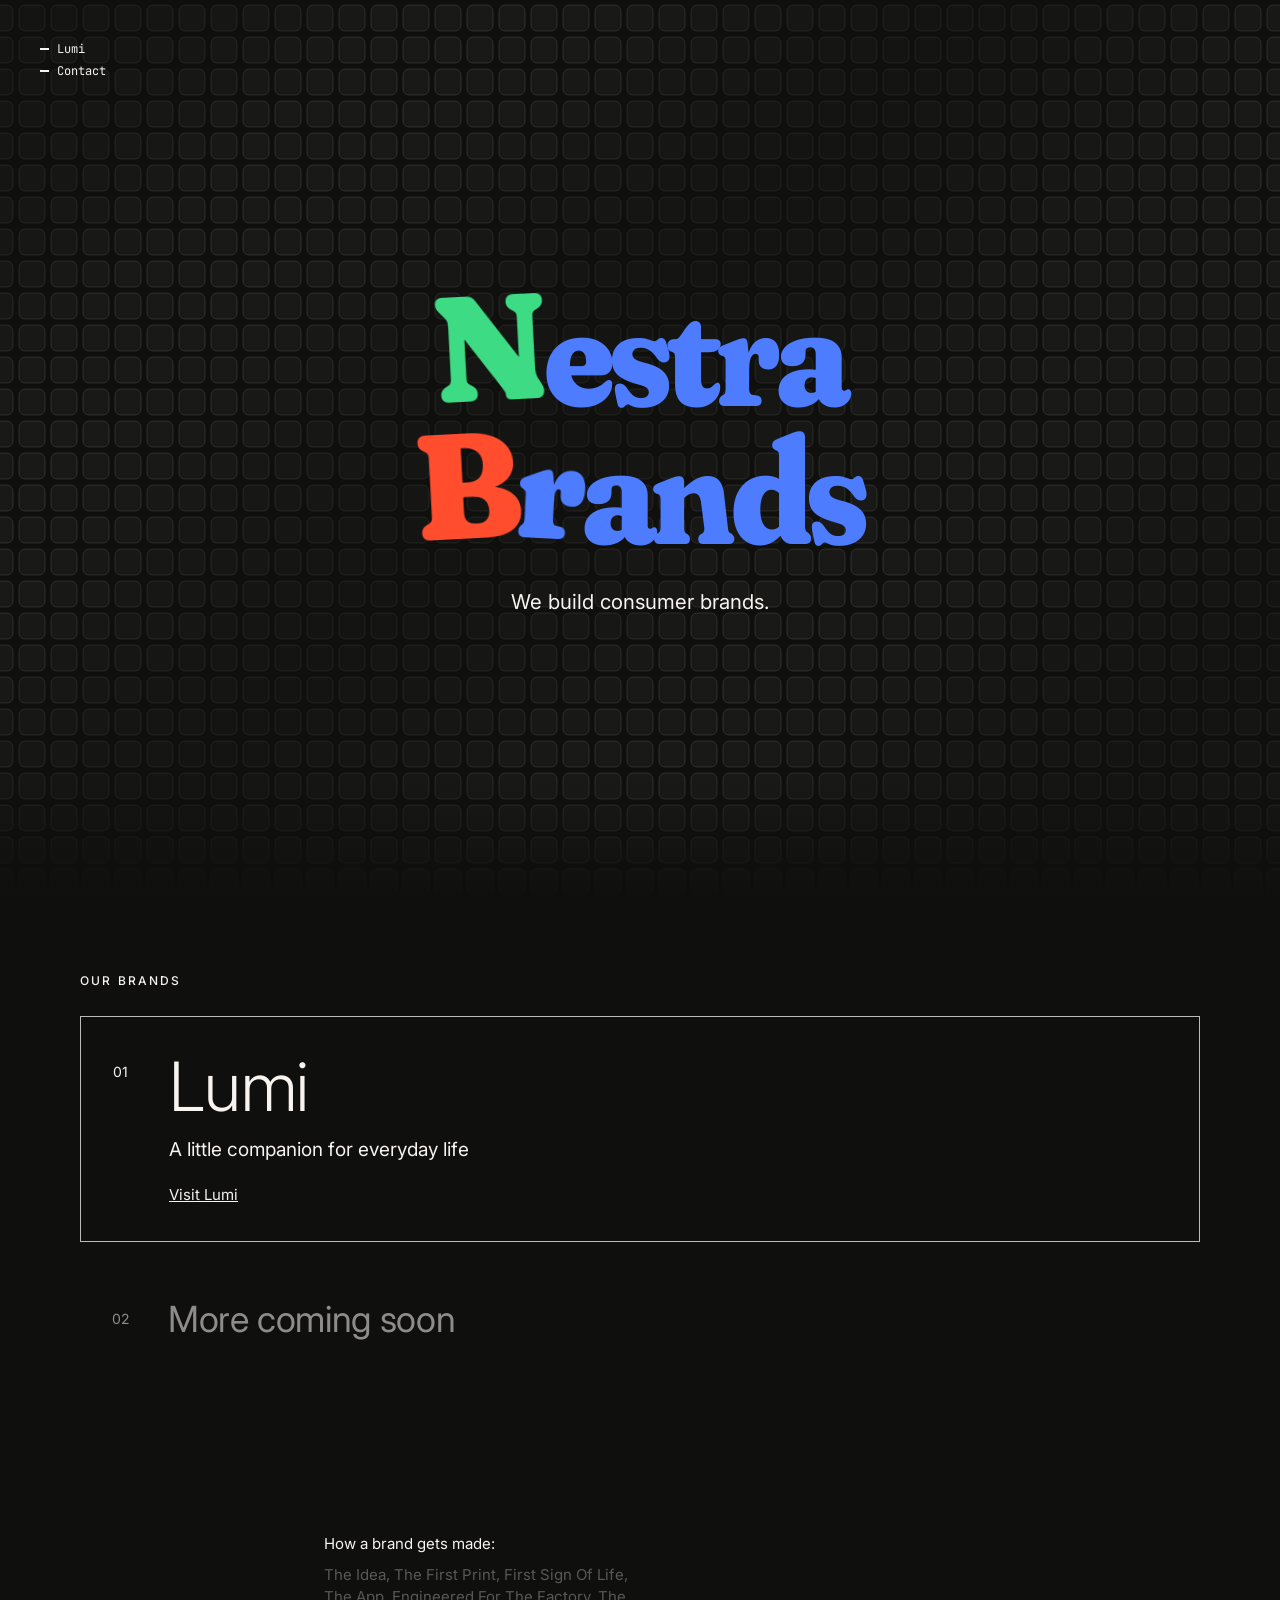
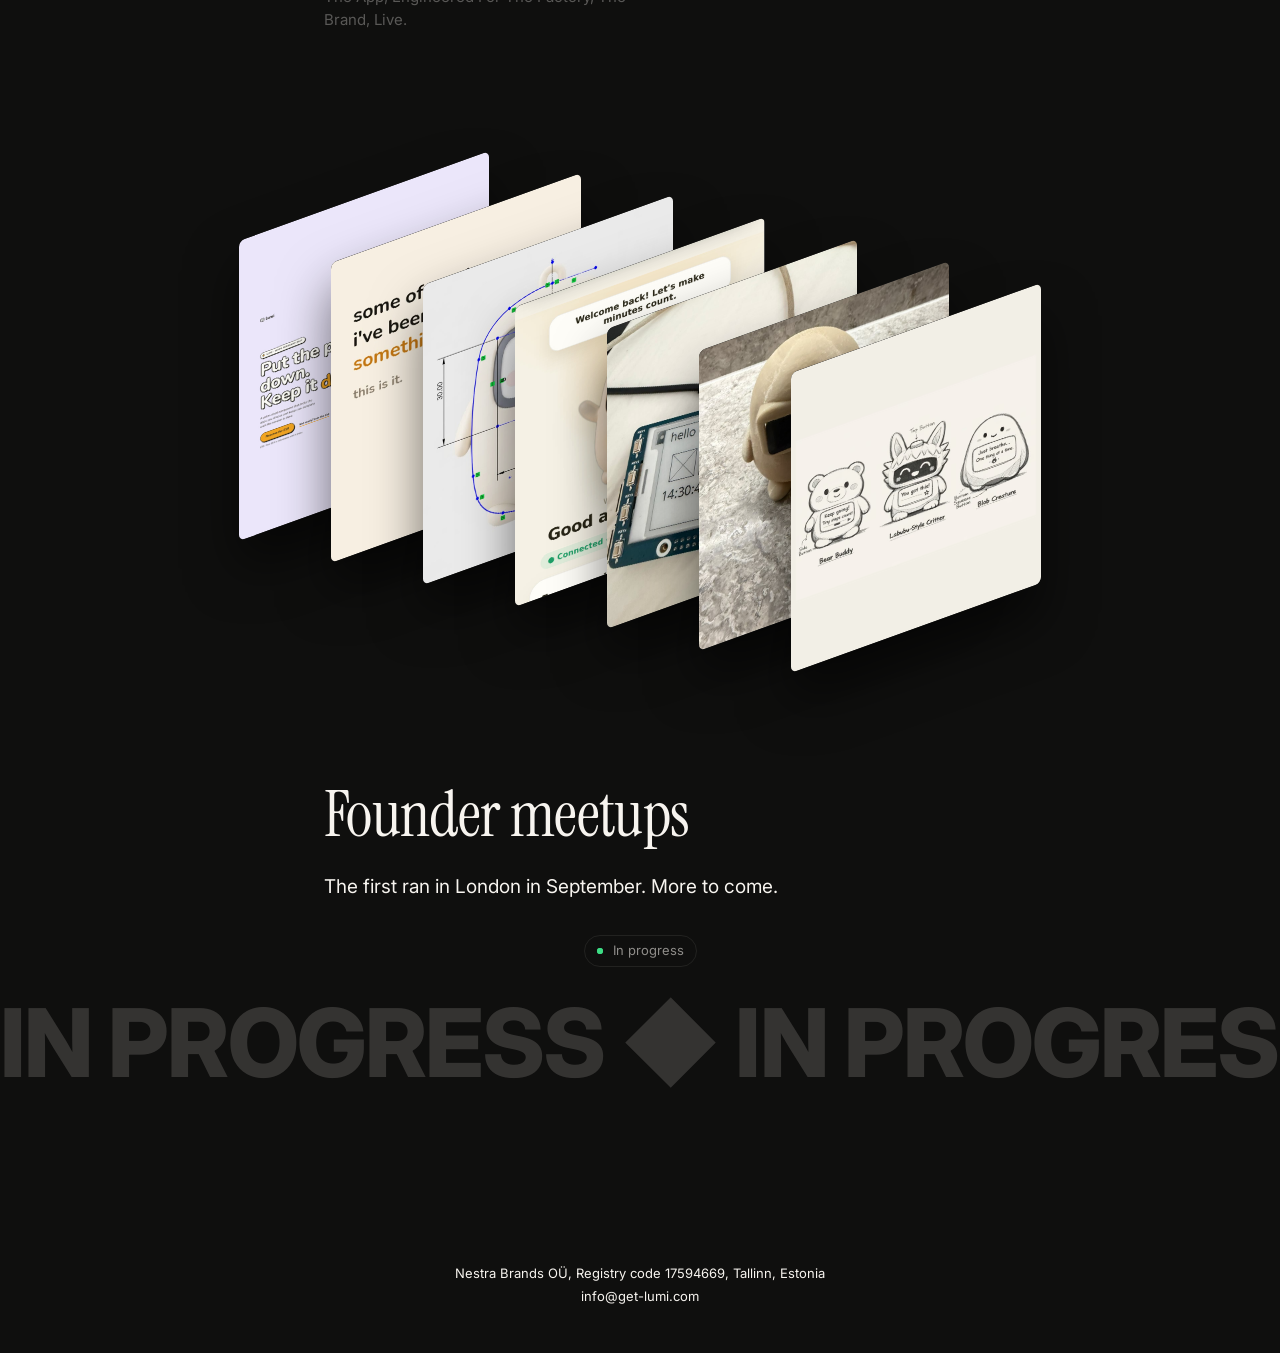
<file: index.html>
<!doctype html>
<html lang="en">
<head>
<meta charset="utf-8">
<meta name="viewport" content="width=device-width, initial-scale=1">
<title>Nestra Brands</title>
<meta name="description" content="Nestra Brands builds consumer brands. Lumi is the first.">
<meta name="theme-color" content="#0f0f0e">
<link rel="canonical" href="https://nestrabrands.com/">
<link rel="icon" href="/favicon.ico" sizes="any">
<link rel="icon" href="/favicon-32.png" type="image/png" sizes="32x32">
<link rel="apple-touch-icon" href="/apple-touch-icon.png">
<meta property="og:type" content="website">
<meta property="og:title" content="Nestra Brands">
<meta property="og:description" content="We build consumer brands. Lumi is the first.">
<meta property="og:url" content="https://nestrabrands.com/">
<meta property="og:image" content="https://nestrabrands.com/img/og.jpg">
<meta name="twitter:card" content="summary_large_image">
<link rel="preconnect" href="https://fonts.googleapis.com">
<link rel="preconnect" href="https://fonts.gstatic.com" crossorigin>
<link href="https://fonts.googleapis.com/css2?family=Fraunces:opsz,wght,SOFT,WONK@9..144,300..900,0..100,0..1&family=Instrument+Serif&family=Inter:wght@300;400;500;600;800&family=JetBrains+Mono:wght@400&display=swap" rel="stylesheet">
<link rel="stylesheet" href="/styles.css">
</head>
<body>

<nav class="menu" aria-label="Main">
  <a href="/lumi/">Lumi</a>
  <a href="mailto:info@get-lumi.com">Contact</a>
</nav>

<header class="hero">
  <canvas id="tiles" aria-hidden="true"></canvas>
  <div class="hero-inner">
    <h1 class="wordmark" aria-label="Nestra Brands">
      <span class="row" aria-hidden="true">Nestra</span>
      <span class="row" aria-hidden="true">Brands</span>
    </h1>
    <p>We build consumer brands.</p>
  </div>
</header>

<main>
  <section class="brands wrap" aria-labelledby="brands-label">
    <div class="label" id="brands-label">Our brands</div>

    <article class="brand live">
      <div class="num">01</div>
      <div>
        <h2>Lumi</h2>
        <p class="line">A little companion for everyday life</p>
        <a href="/lumi/">Visit Lumi</a>
      </div>
    </article>

    <article class="brand soon">
      <div class="num">02</div>
      <div><h2>More coming soon</h2></div>
    </article>
  </section>

  <section class="made" aria-labelledby="made-label">
    <div class="wrap narrow made-head">
      <div id="made-label">How a brand gets made:</div>
      <ol id="steps-list">
        <li>The Idea</li><li>The First Print</li><li>First Sign Of Life</li><li>The App</li><li>Engineered For The Factory</li><li>The Brand</li><li>Live</li>
      </ol>
    </div>

    <div class="deck" id="deck">
      <figure class="card" tabindex="0"><img src="/img/steps/07-live.jpg" alt="The get-lumi.com home page" loading="lazy"><figcaption><b>07 Live</b>The site, the deposits, the people waiting.</figcaption></figure>
      <figure class="card" tabindex="0"><img src="/img/steps/06-the-brand.jpg" alt="The first announcement of Lumi on Instagram" loading="lazy"><figcaption><b>06 The brand</b>A character before it was a product.</figcaption></figure>
      <figure class="card" tabindex="0"><img src="/img/steps/05-engineered.jpg" alt="Lumi in CAD with production dimensions marked" loading="lazy"><figcaption><b>05 Engineered for the factory</b>Refined line by line with our partner in China.</figcaption></figure>
      <figure class="card" tabindex="0"><img src="/img/steps/04-the-app.jpg" alt="The Lumi app home screen" loading="lazy"><figcaption><b>04 The app</b>Built alongside the hardware, not after it.</figcaption></figure>
      <figure class="card" tabindex="0"><img src="/img/steps/03-first-sign-of-life.jpg" alt="The first test screen showing hello world" loading="lazy"><figcaption><b>03 First sign of life</b>hello world, on the very first screen.</figcaption></figure>
      <figure class="card" tabindex="0"><img src="/img/steps/02-first-print.jpg" alt="The first rough 3D print of Lumi" loading="lazy"><figcaption><b>02 The first print</b>Ugly on purpose. It only had to exist.</figcaption></figure>
      <figure class="card" tabindex="0"><img src="/img/steps/01-the-idea.jpg" alt="Early character sketches for Lumi" loading="lazy"><figcaption><b>01 The idea</b>Sketches first. Then a shape worth building.</figcaption></figure>
    </div>
  </section>

  <section class="events">
    <div class="wrap narrow">
      <h2>Founder meetups</h2>
      <p class="line">The first ran in London in September. More to come.</p>
    </div>
    <div class="pill"><span class="dot"></span>In progress</div>
    <div class="marquee" aria-hidden="true">
      <div class="marquee-track">In progress &#9670; In progress &#9670; In progress &#9670; In progress &#9670; In progress &#9670; In progress &#9670; In progress &#9670; In progress &#9670;&nbsp;</div>
    </div>
  </section>
</main>

<footer class="foot">
  Nestra Brands OÜ, Registry code 17594669, Tallinn, Estonia<br>
  <a href="mailto:info@get-lumi.com">info@get-lumi.com</a>
</footer>

<script src="/site.js" defer></script>
</body>
</html>
</file>
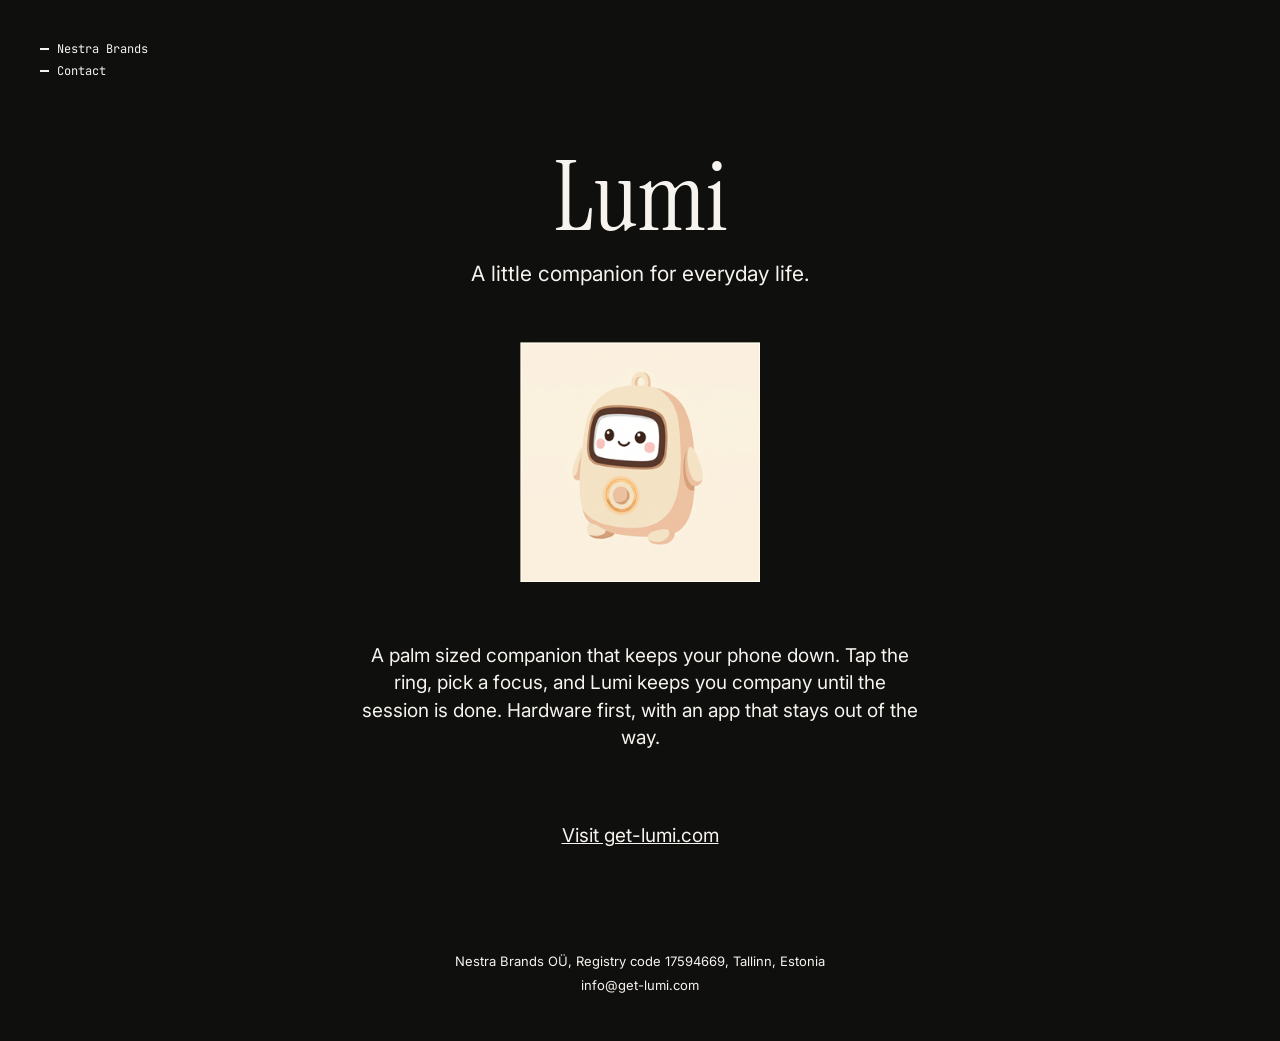
<file: lumi/index.html>
<!doctype html>
<html lang="en">
<head>
<meta charset="utf-8">
<meta name="viewport" content="width=device-width, initial-scale=1">
<title>Lumi · Nestra Brands</title>
<meta name="description" content="Lumi, a little companion for everyday life. A Nestra Brands product.">
<meta name="theme-color" content="#0f0f0e">
<link rel="canonical" href="https://nestrabrands.com/lumi/">
<link rel="icon" href="/favicon.ico" sizes="any">
<link rel="icon" href="/favicon-32.png" type="image/png" sizes="32x32">
<link rel="apple-touch-icon" href="/apple-touch-icon.png">
<meta property="og:type" content="website">
<meta property="og:title" content="Lumi · Nestra Brands">
<meta property="og:description" content="A little companion for everyday life.">
<meta property="og:url" content="https://nestrabrands.com/lumi/">
<meta property="og:image" content="https://nestrabrands.com/img/og.jpg">
<link rel="preconnect" href="https://fonts.googleapis.com">
<link rel="preconnect" href="https://fonts.gstatic.com" crossorigin>
<link href="https://fonts.googleapis.com/css2?family=Instrument+Serif&family=Inter:wght@300;400;500;600&family=JetBrains+Mono:wght@400&display=swap" rel="stylesheet">
<link rel="stylesheet" href="/styles.css">
</head>
<body class="lumi-page">

<nav class="menu" aria-label="Main">
  <a href="/">Nestra Brands</a>
  <a href="mailto:info@get-lumi.com">Contact</a>
</nav>

<main class="lumi-main">
  <h1>Lumi</h1>
  <p class="line">A little companion for everyday life.</p>
  <img src="/img/lumi-icon.png" alt="Lumi, a small cream coloured companion with a screen face" width="240" height="240">
  <p class="about">A palm sized companion that keeps your phone down. Tap the ring, pick a focus, and Lumi keeps you company until the session is done. Hardware first, with an app that stays out of the way.</p>
  <a class="out" href="https://get-lumi.com" target="_blank" rel="noopener">Visit get-lumi.com</a>
</main>

<footer class="foot">
  Nestra Brands OÜ, Registry code 17594669, Tallinn, Estonia<br>
  <a href="mailto:info@get-lumi.com">info@get-lumi.com</a>
</footer>

</body>
</html>
</file>
<file: styles.css>
/* Nestra Brands, static site. Rebuilt 9 Oct 2026 from the Framer version so it can live
   on nestrabrands.com with no builder badge. Plain HTML, CSS and a little JS. */

:root {
  --ink: #0f0f0e;
  --ink-2: #161614;
  --paper: #f7f4ef;
  --muted: rgba(247, 244, 239, 0.55);
  --faint: rgba(247, 244, 239, 0.32);
  --line: rgba(247, 244, 239, 0.75);
  --verm: #ff4d2e;
  --amber: #ffc63d;
  --green: #3ddc84;
  --blue: #4d7cff;
  --serif: "Instrument Serif", Georgia, serif;
  --sans: "Inter", system-ui, -apple-system, "Segoe UI", sans-serif;
  --mono: "JetBrains Mono", ui-monospace, Menlo, monospace;
}

* { box-sizing: border-box; }
html { -webkit-text-size-adjust: 100%; }
body {
  margin: 0;
  background: var(--ink);
  color: var(--paper);
  font-family: var(--sans);
  font-size: 16px;
  line-height: 1.5;
  -webkit-font-smoothing: antialiased;
  overflow-x: hidden;
}
a { color: inherit; }
img { display: block; max-width: 100%; }

.wrap { width: 100%; max-width: 1120px; margin: 0 auto; padding: 0 24px; }
.narrow { max-width: 680px; }

.label {
  font-size: 12px;
  font-weight: 500;
  letter-spacing: 0.18em;
  text-transform: uppercase;
}

/* ---------- Line menu (top left) ---------- */
.menu {
  position: absolute;
  top: 40px;
  left: 40px;
  z-index: 20;
  display: flex;
  flex-direction: column;
  gap: 4px;
  font-family: var(--mono);
  font-size: 12px;
}
.menu a {
  display: flex;
  align-items: center;
  gap: 8px;
  text-decoration: none;
  color: var(--paper);
}
.menu a::before {
  content: "";
  width: 9px;
  height: 2px;
  background: currentColor;
  transition: width 0.35s ease;
}
.menu a:hover::before, .menu a:focus-visible::before { width: 26px; }

/* ---------- Hero ---------- */
.hero {
  position: relative;
  height: 100vh;
  height: 100svh;
  min-height: 560px;
  display: grid;
  place-items: center;
  overflow: hidden;
  background: var(--ink);
}
#tiles {
  position: absolute;
  inset: 0;
  width: 100%;
  height: 100%;
}
.hero::after {
  /* soft fade into the next section */
  content: "";
  position: absolute;
  left: 0; right: 0; bottom: 0;
  height: 120px;
  background: linear-gradient(to bottom, rgba(15, 15, 14, 0), var(--ink));
  pointer-events: none;
}
.hero-inner { position: relative; z-index: 2; text-align: center; padding: 0 16px; }
.wordmark {
  margin: 0;
  font-family: "Fraunces", var(--serif);
  font-weight: 800;
  font-size: clamp(64px, 12vw, 150px);
  line-height: 0.92;
  letter-spacing: -0.03em;
}
.wordmark .row { display: block; white-space: nowrap; }
.wordmark .ch {
  display: inline-block;
  color: var(--blue);
  font-variation-settings: "SOFT" 100, "WONK" 1, "opsz" 144;
  transition: color 0.9s ease, font-weight 0.9s ease, transform 0.9s ease;
  will-change: transform;
}
.hero p {
  margin: 28px 0 0;
  font-size: clamp(17px, 1.6vw, 21px);
}

/* ---------- Our brands ---------- */
.brands { padding: 72px 0 40px; }
.brand {
  display: grid;
  grid-template-columns: 48px 1fr;
  gap: 0 8px;
  padding: 32px 32px 34px;
  margin-top: 26px;
}
.brand.live { border: 1px solid var(--line); }
.brand .num { font-size: 14px; padding-top: 12px; }
.brand h2 {
  margin: 0;
  font-weight: 300;
  font-size: clamp(48px, 5.6vw, 68px);
  line-height: 1.1;
  letter-spacing: -0.01em;
}
.brand .line { margin: 12px 0 18px; font-size: 19px; }
.brand a { font-size: 15px; }
.brand.soon { color: var(--muted); padding-top: 28px; }
.brand.soon h2 { font-size: clamp(28px, 3vw, 36px); font-weight: 400; padding-top: 4px; }

/* ---------- How a brand gets made ---------- */
.made { padding: 120px 0 40px; }
.made-head { font-size: 15px; }
.made-head ol {
  list-style: none;
  margin: 8px 0 0;
  padding: 0;
  max-width: 320px;
  color: var(--faint);
}
.made-head li { display: inline; }
.made-head li.on { color: var(--paper); }
.made-head li::after { content: ", "; }
.made-head li:last-child::after { content: "."; }

.deck {
  position: relative;
  height: 560px;
  margin: 70px auto 0;
  max-width: 860px;
}
.card {
  position: absolute;
  top: 0;
  left: 0;
  width: 250px;
  height: 300px;
  margin: 0;
  border-radius: 6px;
  overflow: hidden;
  background: #222;
  box-shadow: 0 30px 50px rgba(0, 0, 0, 0.55);
  transform-origin: 0 0;
  transition: transform 0.45s cubic-bezier(.2,.7,.2,1), box-shadow 0.45s ease, filter 0.45s ease;
  cursor: pointer;
  text-decoration: none;
}
.card img { width: 100%; height: 100%; object-fit: cover; }
.card figcaption {
  position: absolute;
  left: 0; right: 0; bottom: 0;
  padding: 26px 14px 12px;
  font-size: 13px;
  line-height: 1.3;
  color: #fff;
  background: linear-gradient(to top, rgba(0,0,0,.72), rgba(0,0,0,0));
  opacity: 0;
  transition: opacity 0.3s ease;
}
.card figcaption b { display: block; font-weight: 600; font-size: 14px; }
.card.on figcaption, .card:hover figcaption, .card:focus-visible figcaption { opacity: 1; }

/* ---------- Founder meetups ---------- */
.events h2 {
  margin: 0;
  font-family: var(--serif);
  font-weight: 400;
  letter-spacing: -0.01em;
}
.events { padding: 80px 0 110px; overflow: hidden; }
.events h2 { font-size: clamp(44px, 5vw, 64px); line-height: 1.05; }
.events .line { margin: 24px 0 0; font-size: 19px; }
.pill {
  display: flex;
  width: max-content;
  align-items: center;
  gap: 10px;
  margin: 34px auto 0;
  padding: 5px 12px;
  border: 1px solid rgba(247, 244, 239, 0.08);
  border-radius: 999px;
  font-size: 13px;
  color: var(--muted);
}
.dot { position: relative; width: 6px; height: 6px; border-radius: 50%; background: var(--green); }
.dot::after {
  content: "";
  position: absolute;
  inset: 0;
  border-radius: 50%;
  background: var(--green);
  animation: pulse 2.4s ease-out infinite;
}
@keyframes pulse {
  0% { transform: scale(1); opacity: 0.7; }
  70%, 100% { transform: scale(2.8); opacity: 0; }
}
.marquee { margin-top: 26px; overflow: hidden; white-space: nowrap; }
.marquee-track {
  display: inline-block;
  animation: slide 48s linear infinite;
  font-weight: 800;
  font-size: clamp(56px, 7.4vw, 108px);
  line-height: 1.05;
  letter-spacing: -0.02em;
  text-transform: uppercase;
  color: rgba(247, 244, 239, 0.16);
}
.marquee:hover .marquee-track { animation-play-state: paused; }
@keyframes slide { from { transform: translateX(0); } to { transform: translateX(-50%); } }

/* ---------- Footer ---------- */
.foot {
  padding: 60px 24px 44px;
  text-align: center;
  font-size: 13px;
  line-height: 1.8;
}
.foot a { text-decoration: none; }
.foot a:hover { text-decoration: underline; }

/* ---------- Lumi page ---------- */
.lumi-page { min-height: 100vh; display: flex; flex-direction: column; }
.lumi-main { flex: 1; text-align: center; padding: 150px 24px 40px; }
.lumi-main h1 {
  margin: 0;
  font-family: var(--serif);
  font-weight: 400;
  font-size: clamp(72px, 8vw, 96px);
  line-height: 1;
}
.lumi-main .line { margin: 12px 0 0; font-size: 21px; }
.lumi-main img { width: 240px; height: 240px; margin: 52px auto 0; }
.lumi-main .about { max-width: 560px; margin: 60px auto 0; font-size: 19px; line-height: 1.45; }
.lumi-main .out { display: inline-block; margin-top: 70px; font-size: 19px; }

/* ---------- Phone ---------- */
@media (max-width: 760px) {
  .menu { top: 22px; left: 20px; }
  .wrap { padding: 0 16px; }
  .brands { padding-top: 56px; }
  .brand { grid-template-columns: 34px 1fr; padding: 24px 20px 26px; }
  .brand .num { padding-top: 8px; font-size: 13px; }
  .made { padding-top: 80px; }
  .deck {
    height: auto;
    display: flex;
    gap: 14px;
    overflow-x: auto;
    scroll-snap-type: x mandatory;
    margin: 36px -16px 0;
    padding: 0 16px 24px;
  }
  .card {
    position: relative;
    flex: 0 0 72%;
    height: 340px;
    transform: none !important;
    scroll-snap-align: center;
  }
  .card figcaption { opacity: 1; }
  .lumi-main { padding-top: 110px; }
  .lumi-main img { width: 200px; height: 200px; }
}

@media (prefers-reduced-motion: reduce) {
  .marquee-track, .dot::after { animation: none; }
  .wordmark .ch, .card { transition: none; }
}
</file>
